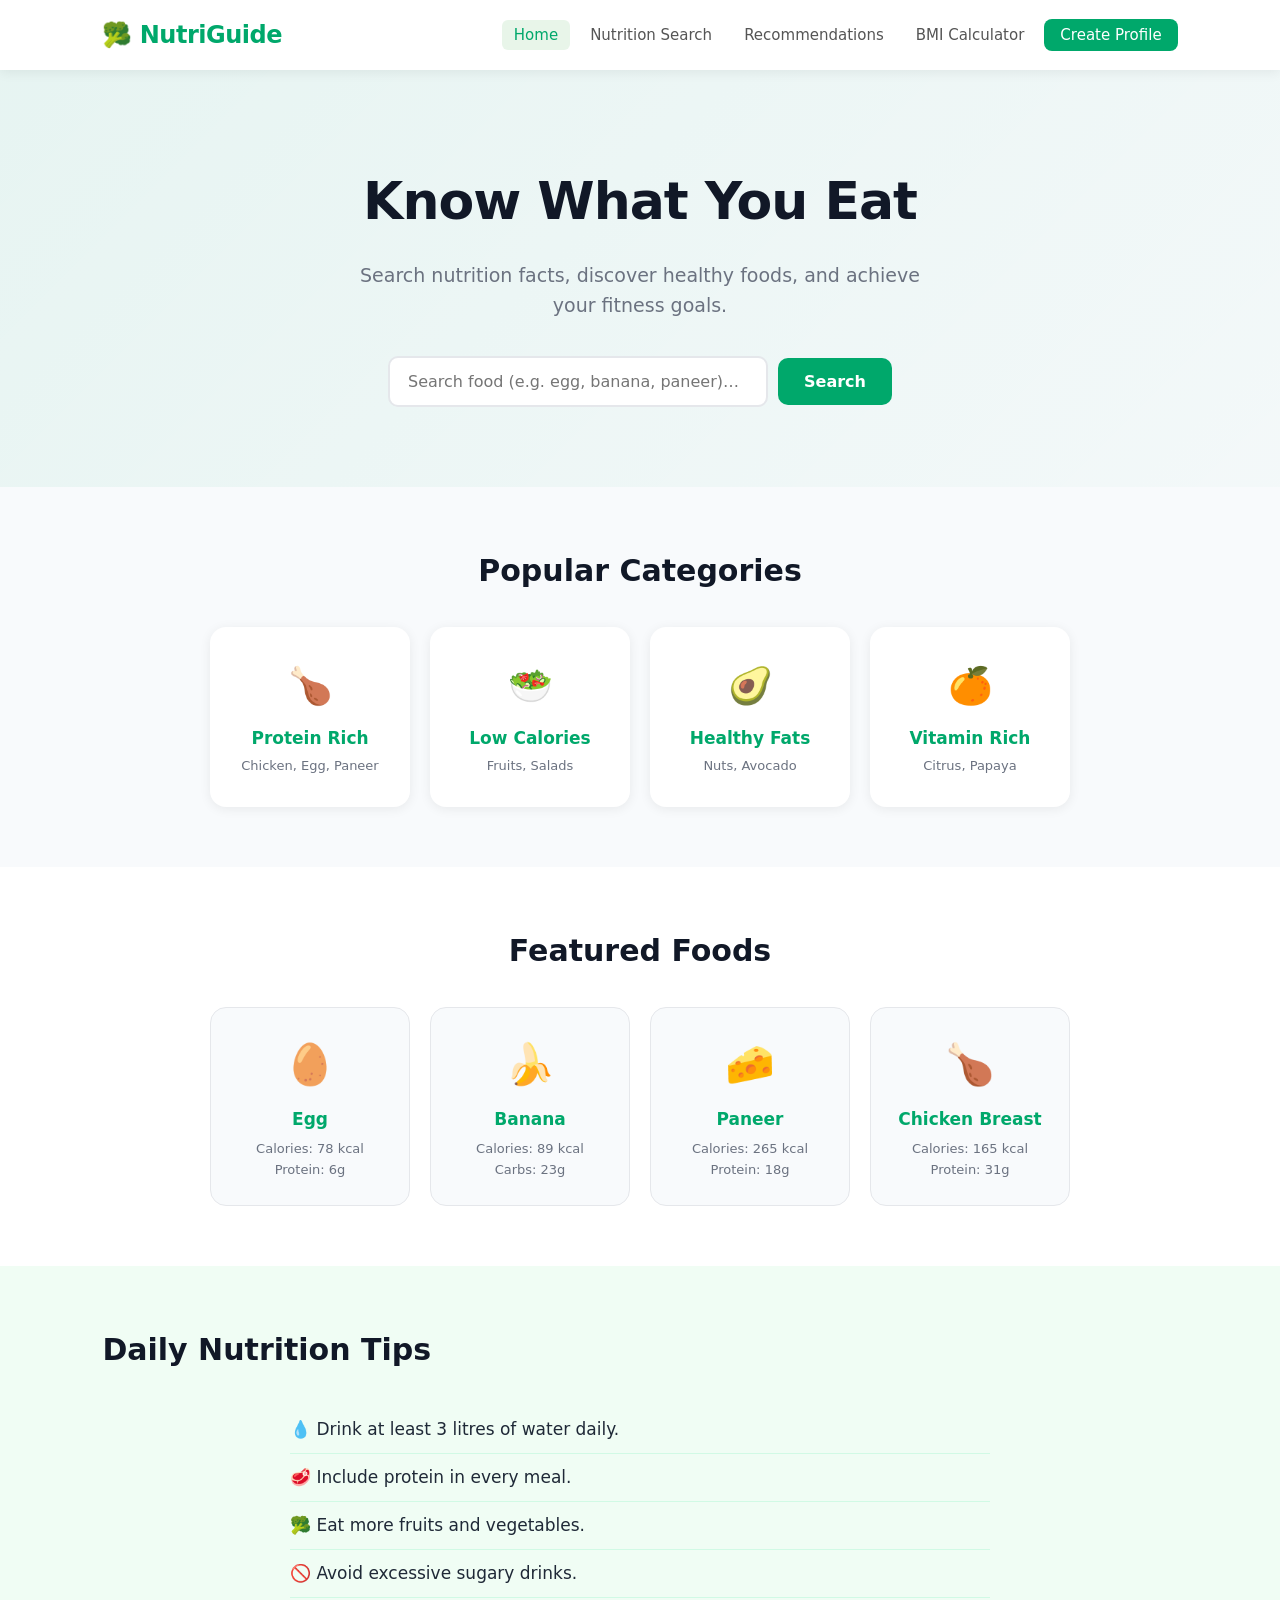
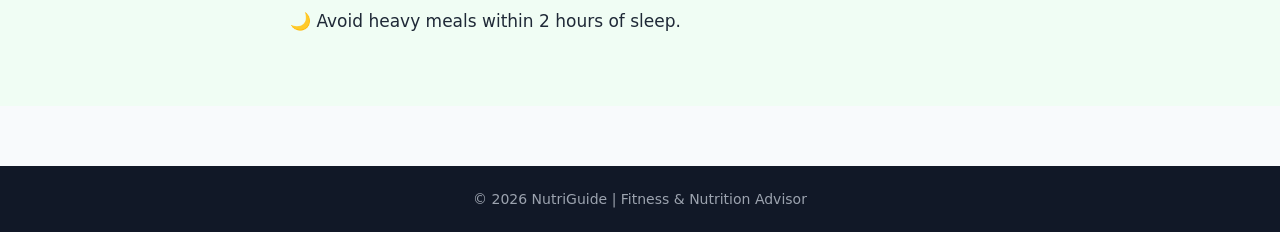
<file: index.html>
<!DOCTYPE html>
<html lang="en">
<head>
    <meta charset="UTF-8">
    <meta name="viewport" content="width=device-width, initial-scale=1.0">
    <title>NutriGuide — Know What You Eat</title>
    <link rel="stylesheet" href="style.css">
</head>
<body>

    <nav class="navbar">
        <div class="logo">🥦 NutriGuide</div>
        <ul>
            <li><a href="index.html" class="active">Home</a></li>
            <li><a href="nutrition.html">Nutrition Search</a></li>
            <li><a href="recommendation.html">Recommendations</a></li>
            <li><a href="bmi.html">BMI Calculator</a></li>
            <li><a href="login.html" class="btn-nav">Create Profile</a></li>
        </ul>
    </nav>

    <!-- Hero -->
    <section class="hero">
        <h1>Know What You Eat</h1>
        <p>Search nutrition facts, discover healthy foods, and achieve your fitness goals.</p>
        <div class="hero-search">
            <input type="text" id="heroInput" placeholder="Search food (e.g. egg, banana, paneer)…"
                   onkeydown="if(event.key==='Enter') heroSearch()">
            <button onclick="heroSearch()">Search</button>
        </div>
    </section>

    <!-- Categories -->
    <section class="categories">
        <h2>Popular Categories</h2>
        <div class="category-container">
            <div class="category-card" onclick="window.location='nutrition.html?food=chicken breast'">
                <div class="cat-icon">🍗</div>
                <h3>Protein Rich</h3>
                <p>Chicken, Egg, Paneer</p>
            </div>
            <div class="category-card" onclick="window.location='nutrition.html?food=watermelon'">
                <div class="cat-icon">🥗</div>
                <h3>Low Calories</h3>
                <p>Fruits, Salads</p>
            </div>
            <div class="category-card" onclick="window.location='nutrition.html?food=almonds'">
                <div class="cat-icon">🥑</div>
                <h3>Healthy Fats</h3>
                <p>Nuts, Avocado</p>
            </div>
            <div class="category-card" onclick="window.location='nutrition.html?food=orange'">
                <div class="cat-icon">🍊</div>
                <h3>Vitamin Rich</h3>
                <p>Citrus, Papaya</p>
            </div>
        </div>
    </section>

    <!-- Featured Foods -->
    <section class="featured">
        <h2>Featured Foods</h2>
        <div class="food-container">
            <div class="food-card" onclick="window.location='nutrition.html?food=egg'">
                <div class="food-icon">🥚</div>
                <h3>Egg</h3>
                <p>Calories: 78 kcal</p>
                <p>Protein: 6g</p>
            </div>
            <div class="food-card" onclick="window.location='nutrition.html?food=banana'">
                <div class="food-icon">🍌</div>
                <h3>Banana</h3>
                <p>Calories: 89 kcal</p>
                <p>Carbs: 23g</p>
            </div>
            <div class="food-card" onclick="window.location='nutrition.html?food=paneer'">
                <div class="food-icon">🧀</div>
                <h3>Paneer</h3>
                <p>Calories: 265 kcal</p>
                <p>Protein: 18g</p>
            </div>
            <div class="food-card" onclick="window.location='nutrition.html?food=chicken breast'">
                <div class="food-icon">🍗</div>
                <h3>Chicken Breast</h3>
                <p>Calories: 165 kcal</p>
                <p>Protein: 31g</p>
            </div>
        </div>
    </section>

    <!-- Tips -->
    <section class="tips">
        <h2>Daily Nutrition Tips</h2>
        <ul>
            <li>💧 Drink at least 3 litres of water daily.</li>
            <li>🥩 Include protein in every meal.</li>
            <li>🥦 Eat more fruits and vegetables.</li>
            <li>🚫 Avoid excessive sugary drinks.</li>
            <li>🌙 Avoid heavy meals within 2 hours of sleep.</li>
        </ul>
    </section>

    <footer>
        <p>© 2026 NutriGuide | Fitness &amp; Nutrition Advisor</p>
    </footer>

    <script src="script.js"></script>
    <script>
        function heroSearch() {
            const val = document.getElementById("heroInput").value.trim();
            if (val) window.location.href = "nutrition.html?food=" + encodeURIComponent(val);
        }
    </script>
</body>
</html>
</file>
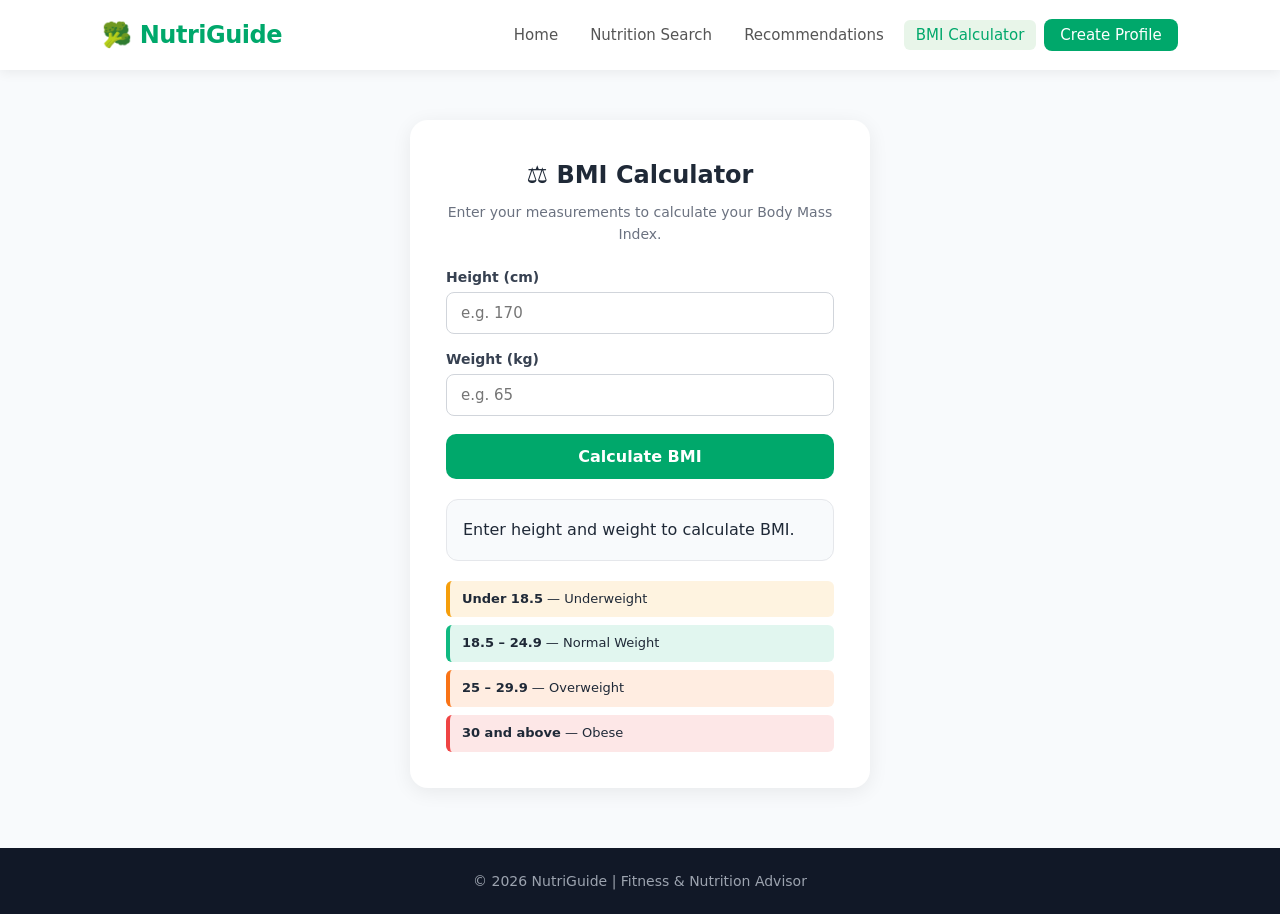
<file: bmi.html>
<!DOCTYPE html>
<html lang="en">
<head>
    <meta charset="UTF-8">
    <meta name="viewport" content="width=device-width, initial-scale=1.0">
    <title>BMI Calculator — NutriGuide</title>
    <link rel="stylesheet" href="style.css">
</head>
<body>

    <nav class="navbar">
        <div class="logo">🥦 NutriGuide</div>
        <ul>
            <li><a href="index.html">Home</a></li>
            <li><a href="nutrition.html">Nutrition Search</a></li>
            <li><a href="recommendation.html">Recommendations</a></li>
            <li><a href="bmi.html" class="active">BMI Calculator</a></li>
            <li><a href="login.html" class="btn-nav">Create Profile</a></li>
        </ul>
    </nav>

    <div class="form-container">

        <h2>⚖️ BMI Calculator</h2>
        <p class="subtitle">Enter your measurements to calculate your Body Mass Index.</p>

        <label>Height (cm)</label>
        <input
            type="number"
            id="height"
            placeholder="e.g. 170"
            min="50" max="250"
        >

        <label>Weight (kg)</label>
        <input
            type="number"
            id="weight"
            placeholder="e.g. 65"
            min="10" max="300"
        >

        <button onclick="calculateBMI()">Calculate BMI</button>

        <div class="result" id="bmiResult">
            Enter height and weight to calculate BMI.
        </div>

        <!-- BMI Reference Chart -->
        <div class="bmi-legend">
            <div class="bmi-band" style="background:#f59e0b20;border-left:4px solid #f59e0b">
                <strong>Under 18.5</strong> — Underweight
            </div>
            <div class="bmi-band" style="background:#10b98120;border-left:4px solid #10b981">
                <strong>18.5 – 24.9</strong> — Normal Weight
            </div>
            <div class="bmi-band" style="background:#f9731620;border-left:4px solid #f97316">
                <strong>25 – 29.9</strong> — Overweight
            </div>
            <div class="bmi-band" style="background:#ef444420;border-left:4px solid #ef4444">
                <strong>30 and above</strong> — Obese
            </div>
        </div>

    </div>

    <footer>
        <p>© 2026 NutriGuide | Fitness &amp; Nutrition Advisor</p>
    </footer>

    <script src="script.js"></script>
</body>
</html>
</file>
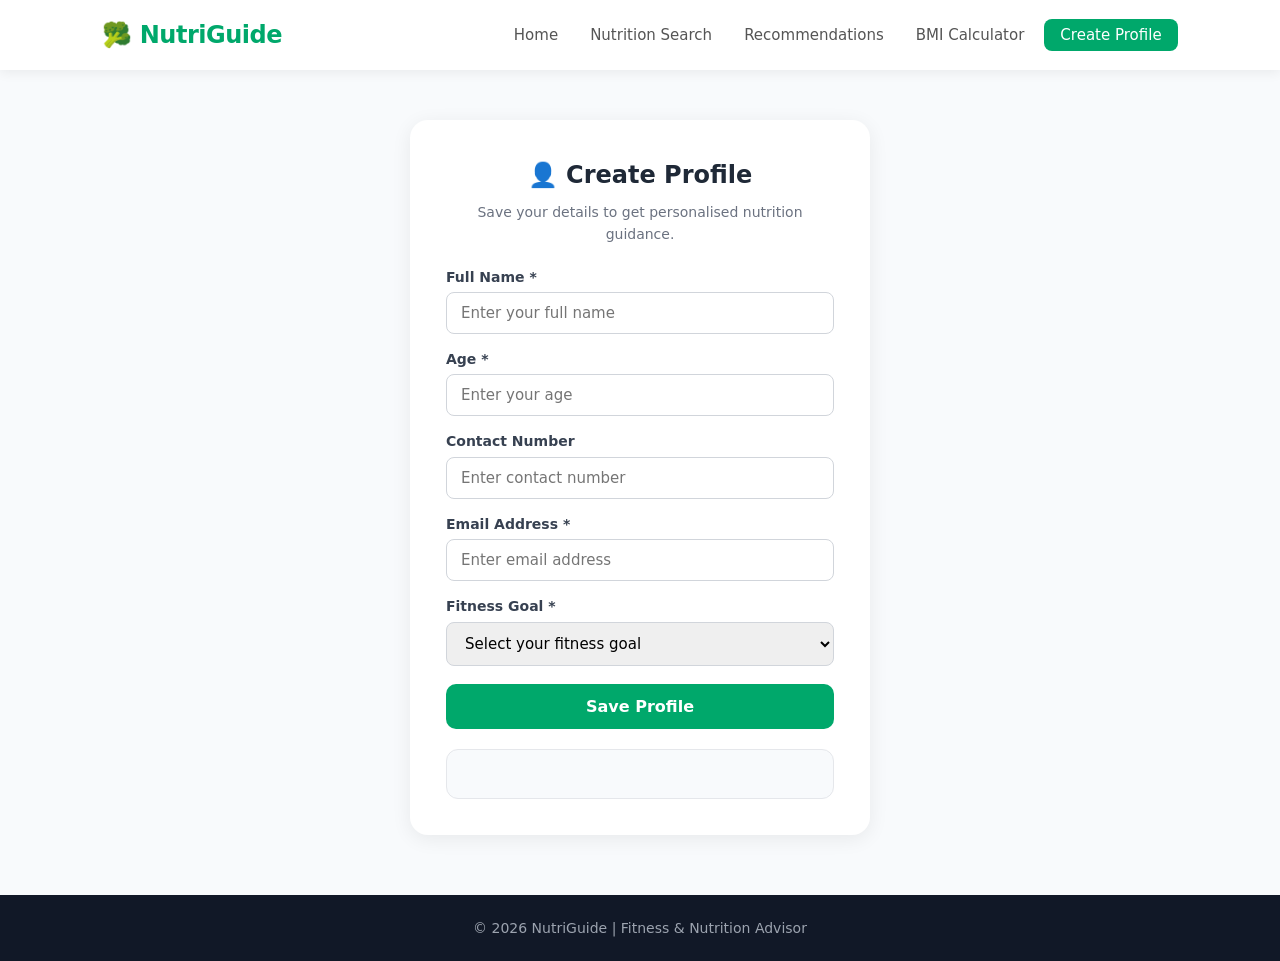
<file: login.html>
<!DOCTYPE html>
<html lang="en">
<head>
    <meta charset="UTF-8">
    <meta name="viewport" content="width=device-width, initial-scale=1.0">
    <title>Create Profile — NutriGuide</title>
    <link rel="stylesheet" href="style.css">
</head>
<body>

    <nav class="navbar">
        <div class="logo">🥦 NutriGuide</div>
        <ul>
            <li><a href="index.html">Home</a></li>
            <li><a href="nutrition.html">Nutrition Search</a></li>
            <li><a href="recommendation.html">Recommendations</a></li>
            <li><a href="bmi.html">BMI Calculator</a></li>
            <li><a href="login.html" class="active btn-nav">Create Profile</a></li>
        </ul>
    </nav>

    <div class="form-container">

        <h2>👤 Create Profile</h2>
        <p class="subtitle">Save your details to get personalised nutrition guidance.</p>

        <form id="userForm">

            <label>Full Name *</label>
            <input type="text" id="name" placeholder="Enter your full name" required>

            <label>Age *</label>
            <input type="number" id="age" placeholder="Enter your age" min="1" max="120" required>

            <label>Contact Number</label>
            <input type="tel" id="contact" placeholder="Enter contact number">

            <label>Email Address *</label>
            <input type="email" id="email" placeholder="Enter email address" required>

            <label>Fitness Goal *</label>
            <select id="goal" required>
                <option value="">Select your fitness goal</option>
                <option value="Weight Loss">Weight Loss</option>
                <option value="Muscle Gain">Muscle Gain</option>
                <option value="Weight Maintenance">Weight Maintenance</option>
            </select>

            <button type="submit">Save Profile</button>

        </form>

        <div class="result" id="profileResult"></div>

    </div>

    <footer>
        <p>© 2026 NutriGuide | Fitness &amp; Nutrition Advisor</p>
    </footer>

    <script src="script.js"></script>
</body>
</html>
</file>
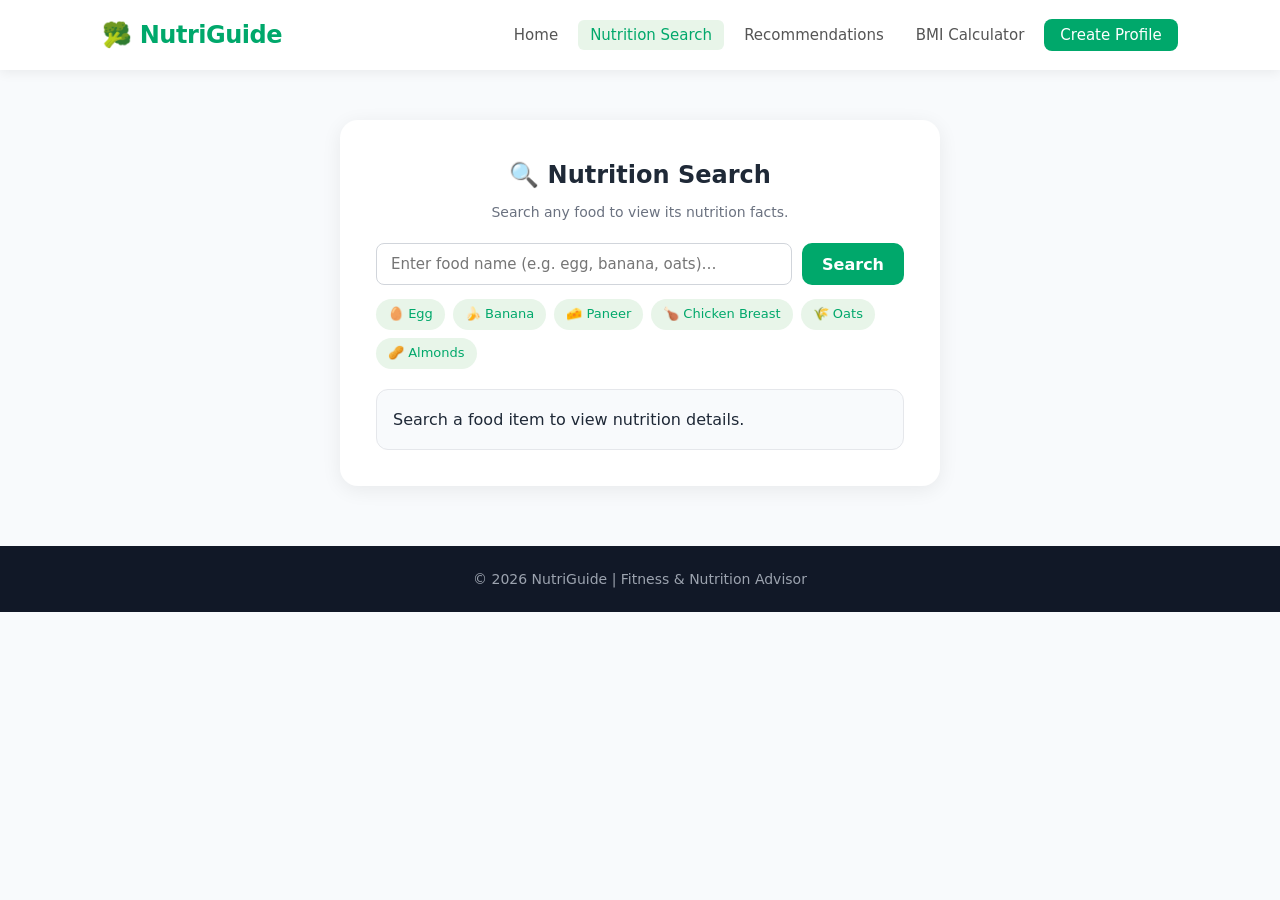
<file: nutrition.html>
<!DOCTYPE html>
<html lang="en">
<head>
    <meta charset="UTF-8">
    <meta name="viewport" content="width=device-width, initial-scale=1.0">
    <title>Nutrition Search — NutriGuide</title>
    <link rel="stylesheet" href="style.css">
</head>
<body>

    <nav class="navbar">
        <div class="logo">🥦 NutriGuide</div>
        <ul>
            <li><a href="index.html">Home</a></li>
            <li><a href="nutrition.html" class="active">Nutrition Search</a></li>
            <li><a href="recommendation.html">Recommendations</a></li>
            <li><a href="bmi.html">BMI Calculator</a></li>
            <li><a href="login.html" class="btn-nav">Create Profile</a></li>
        </ul>
    </nav>

    <div class="form-container wide">

        <h2>🔍 Nutrition Search</h2>
        <p class="subtitle">Search any food to view its nutrition facts.</p>

        <div class="input-row">
            <input
                type="text"
                id="foodName"
                placeholder="Enter food name (e.g. egg, banana, oats)…"
                onkeydown="if(event.key==='Enter') searchFood()"
            >
            <button onclick="searchFood()">Search</button>
        </div>

        <!-- Quick Suggestions -->
        <div class="tags">
            <span onclick="quickSearch('egg')">🥚 Egg</span>
            <span onclick="quickSearch('banana')">🍌 Banana</span>
            <span onclick="quickSearch('paneer')">🧀 Paneer</span>
            <span onclick="quickSearch('chicken breast')">🍗 Chicken Breast</span>
            <span onclick="quickSearch('oats')">🌾 Oats</span>
            <span onclick="quickSearch('almonds')">🥜 Almonds</span>
        </div>

        <div class="result" id="nutritionResult">
            Search a food item to view nutrition details.
        </div>

    </div>

    <footer>
        <p>© 2026 NutriGuide | Fitness &amp; Nutrition Advisor</p>
    </footer>

    <script src="script.js"></script>
    <script>
        function quickSearch(name) {
            document.getElementById("foodName").value = name;
            searchFood();
        }
    </script>
</body>
</html>
</file>
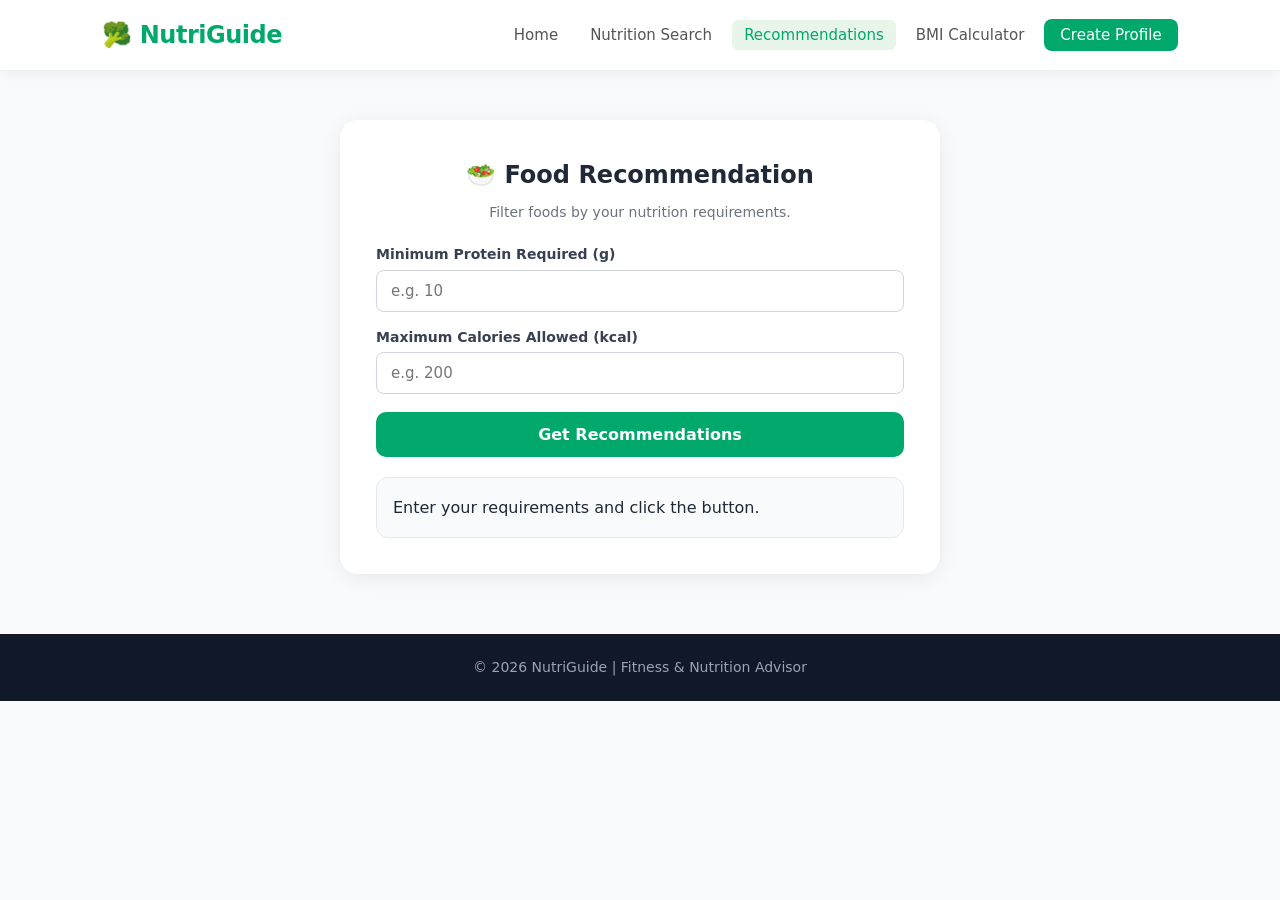
<file: recommendation.html>
<!DOCTYPE html>
<html lang="en">
<head>
    <meta charset="UTF-8">
    <meta name="viewport" content="width=device-width, initial-scale=1.0">
    <title>Food Recommendation — NutriGuide</title>
    <link rel="stylesheet" href="style.css">
</head>
<body>

    <nav class="navbar">
        <div class="logo">🥦 NutriGuide</div>
        <ul>
            <li><a href="index.html">Home</a></li>
            <li><a href="nutrition.html">Nutrition Search</a></li>
            <li><a href="recommendation.html" class="active">Recommendations</a></li>
            <li><a href="bmi.html">BMI Calculator</a></li>
            <li><a href="login.html" class="btn-nav">Create Profile</a></li>
        </ul>
    </nav>

    <div class="form-container wide">

        <h2>🥗 Food Recommendation</h2>
        <p class="subtitle">Filter foods by your nutrition requirements.</p>

        <label>Minimum Protein Required (g)</label>
        <input
            type="number"
            id="proteinInput"
            placeholder="e.g. 10"
            min="0"
        >

        <label>Maximum Calories Allowed (kcal)</label>
        <input
            type="number"
            id="calorieInput"
            placeholder="e.g. 200"
            min="0"
        >

        <button onclick="recommendFood()">Get Recommendations</button>

        <div class="result" id="recommendationResult">
            Enter your requirements and click the button.
        </div>

    </div>

    <footer>
        <p>© 2026 NutriGuide | Fitness &amp; Nutrition Advisor</p>
    </footer>

    <script src="script.js"></script>
</body>
</html>
</file>
<file: style.css>
/* ============================================================
   NutriGuide — style.css
   ============================================================ */

/* Reset */
*, *::before, *::after {
    margin: 0;
    padding: 0;
    box-sizing: border-box;
    font-family: 'Segoe UI', system-ui, sans-serif;
}

/* Body */
body {
    background: #f8fafc;
    color: #1f2937;
    line-height: 1.6;
}

/* ── Navigation ─────────────────────────────────────────────── */
.navbar {
    background: white;
    display: flex;
    justify-content: space-between;
    align-items: center;
    padding: 16px 8%;
    box-shadow: 0 2px 12px rgba(0,0,0,0.07);
    position: sticky;
    top: 0;
    z-index: 100;
}

.logo {
    font-size: 24px;
    font-weight: 700;
    color: #00A86B;
    letter-spacing: -0.5px;
}

.navbar ul {
    list-style: none;
    display: flex;
    align-items: center;
    gap: 8px;
    flex-wrap: wrap;
}

.navbar ul li a {
    text-decoration: none;
    color: #555;
    font-weight: 500;
    padding: 6px 12px;
    border-radius: 6px;
    transition: all 0.2s;
    font-size: 15px;
}

.navbar ul li a:hover,
.navbar ul li a.active {
    color: #00A86B;
    background: #e8f5e9;
}

/* Profile button in nav */
.btn-nav {
    background: #00A86B !important;
    color: white !important;
    border-radius: 8px !important;
    padding: 7px 16px !important;
}

.btn-nav:hover {
    background: #008f5b !important;
}

/* ── Hero ────────────────────────────────────────────────────── */
.hero {
    text-align: center;
    padding: 90px 20px 80px;
    background: linear-gradient(135deg, rgba(0,168,107,0.07) 0%, rgba(0,168,107,0.02) 100%);
}

.hero h1 {
    font-size: 52px;
    color: #111827;
    margin-bottom: 16px;
    font-weight: 800;
    letter-spacing: -1px;
}

.hero p {
    font-size: 19px;
    color: #6b7280;
    margin-bottom: 36px;
    max-width: 560px;
    margin-left: auto;
    margin-right: auto;
}

.hero-search {
    display: flex;
    justify-content: center;
    align-items: center;
    gap: 10px;
    flex-wrap: wrap;
}

.hero-search input {
    width: 380px;
    max-width: 90vw;
    padding: 14px 18px;
    border: 2px solid #e5e7eb;
    border-radius: 10px;
    font-size: 16px;
    transition: border-color 0.2s;
    outline: none;
}

.hero-search input:focus {
    border-color: #00A86B;
}

.hero-search button,
.hero button {
    padding: 14px 26px;
    background: #00A86B;
    color: white;
    border: none;
    border-radius: 10px;
    font-size: 16px;
    font-weight: 600;
    cursor: pointer;
    transition: background 0.2s;
}

.hero-search button:hover,
.hero button:hover {
    background: #008f5b;
}

/* ── Categories ──────────────────────────────────────────────── */
.categories {
    padding: 60px 8%;
    text-align: center;
}

.categories h2,
.featured h2,
.tips h2 {
    font-size: 30px;
    font-weight: 700;
    margin-bottom: 32px;
    color: #111827;
}

.category-container {
    display: flex;
    justify-content: center;
    flex-wrap: wrap;
    gap: 20px;
}

.category-card {
    width: 200px;
    background: white;
    padding: 30px 24px;
    border-radius: 16px;
    box-shadow: 0 2px 12px rgba(0,0,0,0.07);
    transition: transform 0.2s, box-shadow 0.2s;
    cursor: pointer;
}

.category-card:hover {
    transform: translateY(-6px);
    box-shadow: 0 8px 24px rgba(0,168,107,0.15);
}

.cat-icon {
    font-size: 36px;
    margin-bottom: 10px;
}

.category-card h3 {
    color: #00A86B;
    font-size: 17px;
    margin-bottom: 4px;
}

.category-card p {
    color: #6b7280;
    font-size: 13px;
}

/* ── Featured Foods ──────────────────────────────────────────── */
.featured {
    padding: 60px 8%;
    text-align: center;
    background: white;
}

.food-container {
    display: flex;
    justify-content: center;
    flex-wrap: wrap;
    gap: 20px;
}

.food-card {
    width: 200px;
    background: #f8fafc;
    padding: 24px;
    border-radius: 16px;
    border: 1px solid #e5e7eb;
    cursor: pointer;
    transition: transform 0.2s, box-shadow 0.2s;
}

.food-card:hover {
    transform: translateY(-4px);
    box-shadow: 0 6px 20px rgba(0,0,0,0.08);
}

.food-icon {
    font-size: 40px;
    margin-bottom: 10px;
}

.food-card h3 {
    color: #00A86B;
    font-size: 17px;
    margin-bottom: 6px;
}

.food-card p {
    font-size: 13px;
    color: #6b7280;
}

/* ── Tips ────────────────────────────────────────────────────── */
.tips {
    padding: 60px 8%;
    background: #f0fdf4;
}

.tips ul {
    max-width: 700px;
    margin: 0 auto;
    padding-left: 0;
    list-style: none;
}

.tips li {
    padding: 10px 0;
    font-size: 17px;
    border-bottom: 1px solid #d1fae5;
}

.tips li:last-child {
    border-bottom: none;
}

/* ── Form Pages ──────────────────────────────────────────────── */
.form-container {
    width: 460px;
    max-width: 95%;
    margin: 50px auto;
    background: white;
    padding: 36px;
    border-radius: 18px;
    box-shadow: 0 4px 20px rgba(0,0,0,0.07);
}

.form-container.wide {
    width: 600px;
}

.form-container h2 {
    text-align: center;
    font-size: 24px;
    margin-bottom: 6px;
}

.subtitle {
    text-align: center;
    color: #6b7280;
    font-size: 14px;
    margin-bottom: 20px;
}

.form-container label {
    display: block;
    font-size: 14px;
    font-weight: 600;
    color: #374151;
    margin: 14px 0 4px;
}

.form-container input,
.form-container select {
    width: 100%;
    padding: 11px 14px;
    border: 1.5px solid #d1d5db;
    border-radius: 8px;
    font-size: 15px;
    transition: border-color 0.2s;
    outline: none;
}

.form-container input:focus,
.form-container select:focus {
    border-color: #00A86B;
}

.form-container button {
    width: 100%;
    margin-top: 18px;
    padding: 13px;
    background: #00A86B;
    color: white;
    border: none;
    border-radius: 10px;
    font-size: 16px;
    font-weight: 600;
    cursor: pointer;
    transition: background 0.2s;
}

.form-container button:hover {
    background: #008f5b;
}

/* Input row (nutrition search) */
.input-row {
    display: flex;
    gap: 10px;
}

.input-row input {
    flex: 1;
}

.input-row button {
    width: auto;
    margin-top: 0;
    padding: 11px 20px;
}

/* Quick-search tags */
.tags {
    display: flex;
    flex-wrap: wrap;
    gap: 8px;
    margin: 14px 0 6px;
}

.tags span {
    background: #e8f5e9;
    color: #00A86B;
    padding: 5px 12px;
    border-radius: 20px;
    font-size: 13px;
    font-weight: 500;
    cursor: pointer;
    transition: background 0.2s;
    user-select: none;
}

.tags span:hover {
    background: #c6f0da;
}

/* ── Result Box ──────────────────────────────────────────────── */
.result {
    margin-top: 20px;
    background: #f8fafc;
    padding: 16px;
    border-radius: 12px;
    border: 1px solid #e5e7eb;
    min-height: 50px;
    line-height: 1.7;
}

.result table {
    width: 100%;
    border-collapse: collapse;
}

.result td {
    padding: 6px 4px;
    border-bottom: 1px solid #e5e7eb;
    font-size: 15px;
}

.result tr:last-child td {
    border-bottom: none;
}

/* ── BMI Legend ──────────────────────────────────────────────── */
.bmi-legend {
    margin-top: 20px;
    display: flex;
    flex-direction: column;
    gap: 8px;
}

.bmi-band {
    padding: 8px 12px;
    border-radius: 6px;
    font-size: 13px;
}

/* ── Footer ──────────────────────────────────────────────────── */
footer {
    background: #111827;
    color: #9ca3af;
    text-align: center;
    padding: 22px;
    margin-top: 60px;
    font-size: 14px;
}

/* ── Responsive ──────────────────────────────────────────────── */
@media (max-width: 768px) {
    .navbar {
        flex-direction: column;
        gap: 12px;
        padding: 16px 5%;
    }

    .navbar ul {
        justify-content: center;
    }

    .hero h1 {
        font-size: 36px;
    }

    .hero p {
        font-size: 16px;
    }

    .hero-search {
        flex-direction: column;
    }

    .hero-search input {
        width: 100%;
    }

    .form-container,
    .form-container.wide {
        width: 95%;
        padding: 24px 18px;
    }

    .input-row {
        flex-direction: column;
    }
}
</file>
